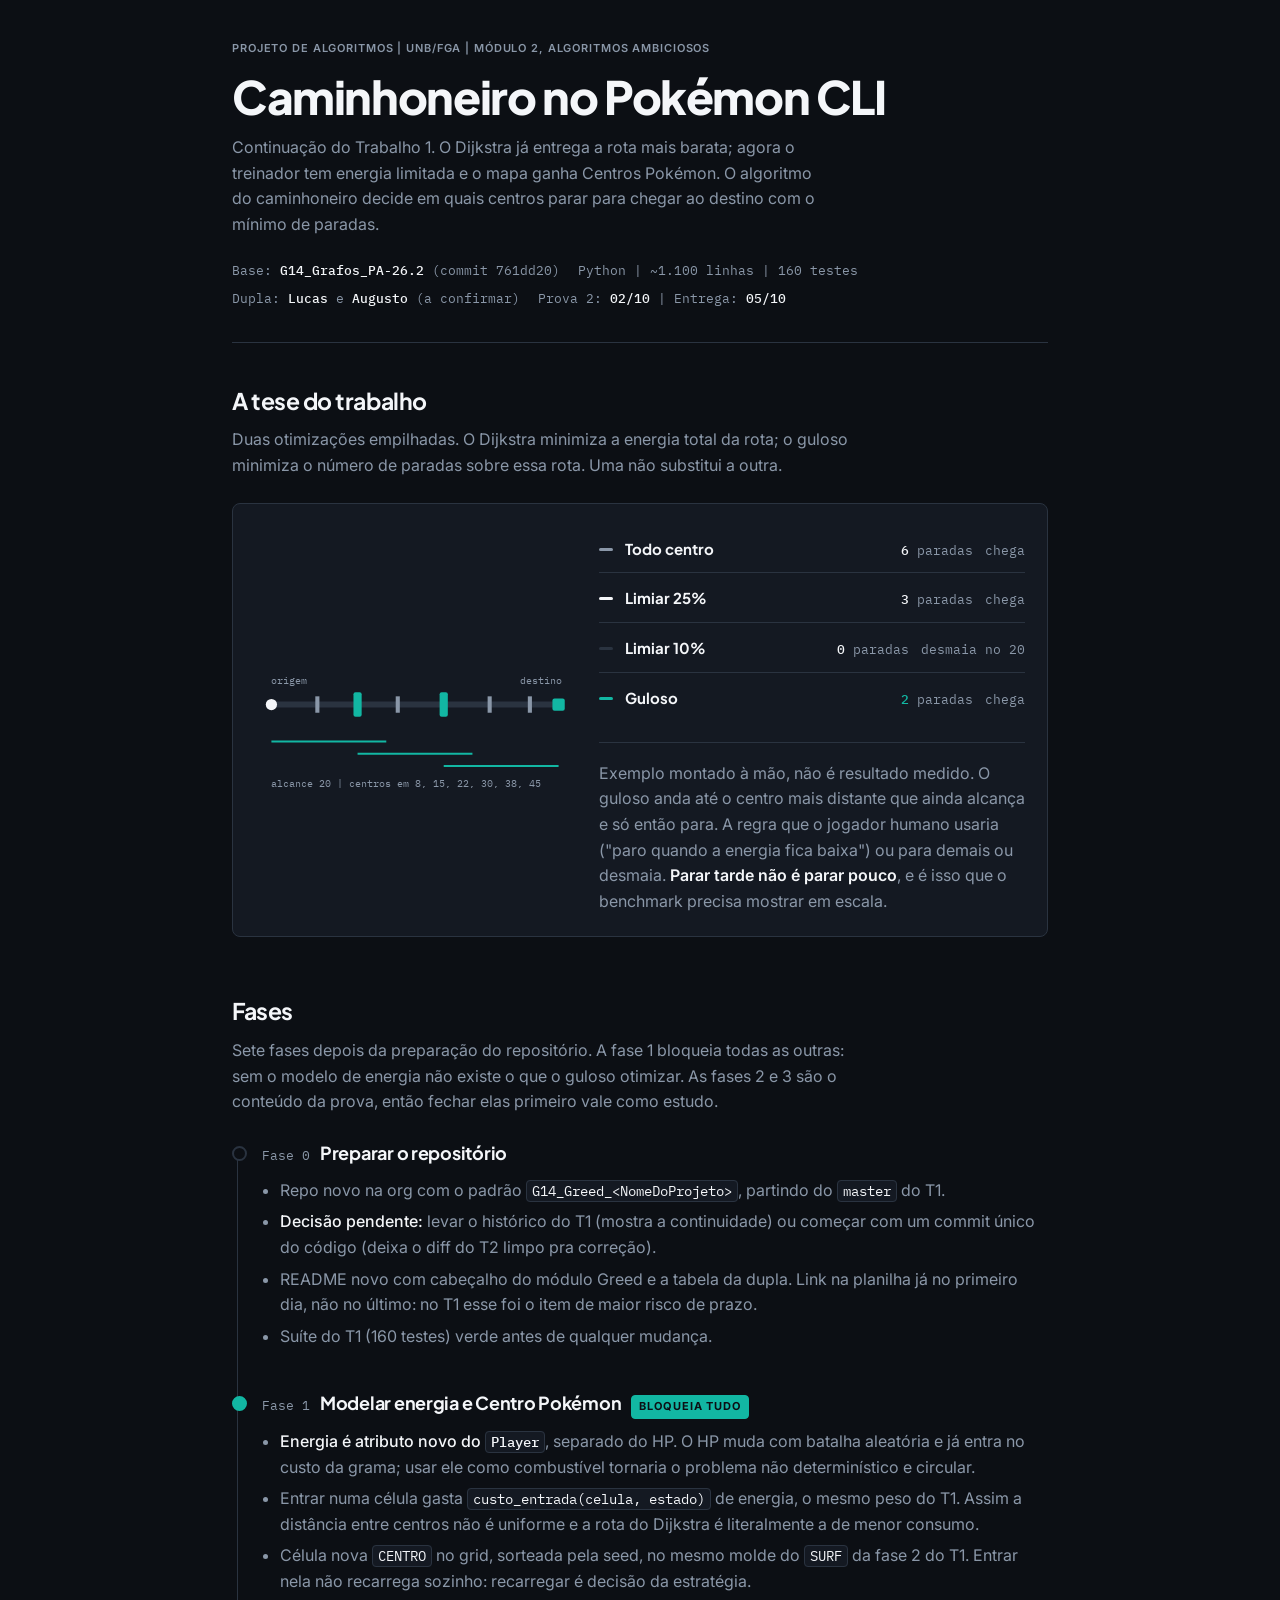
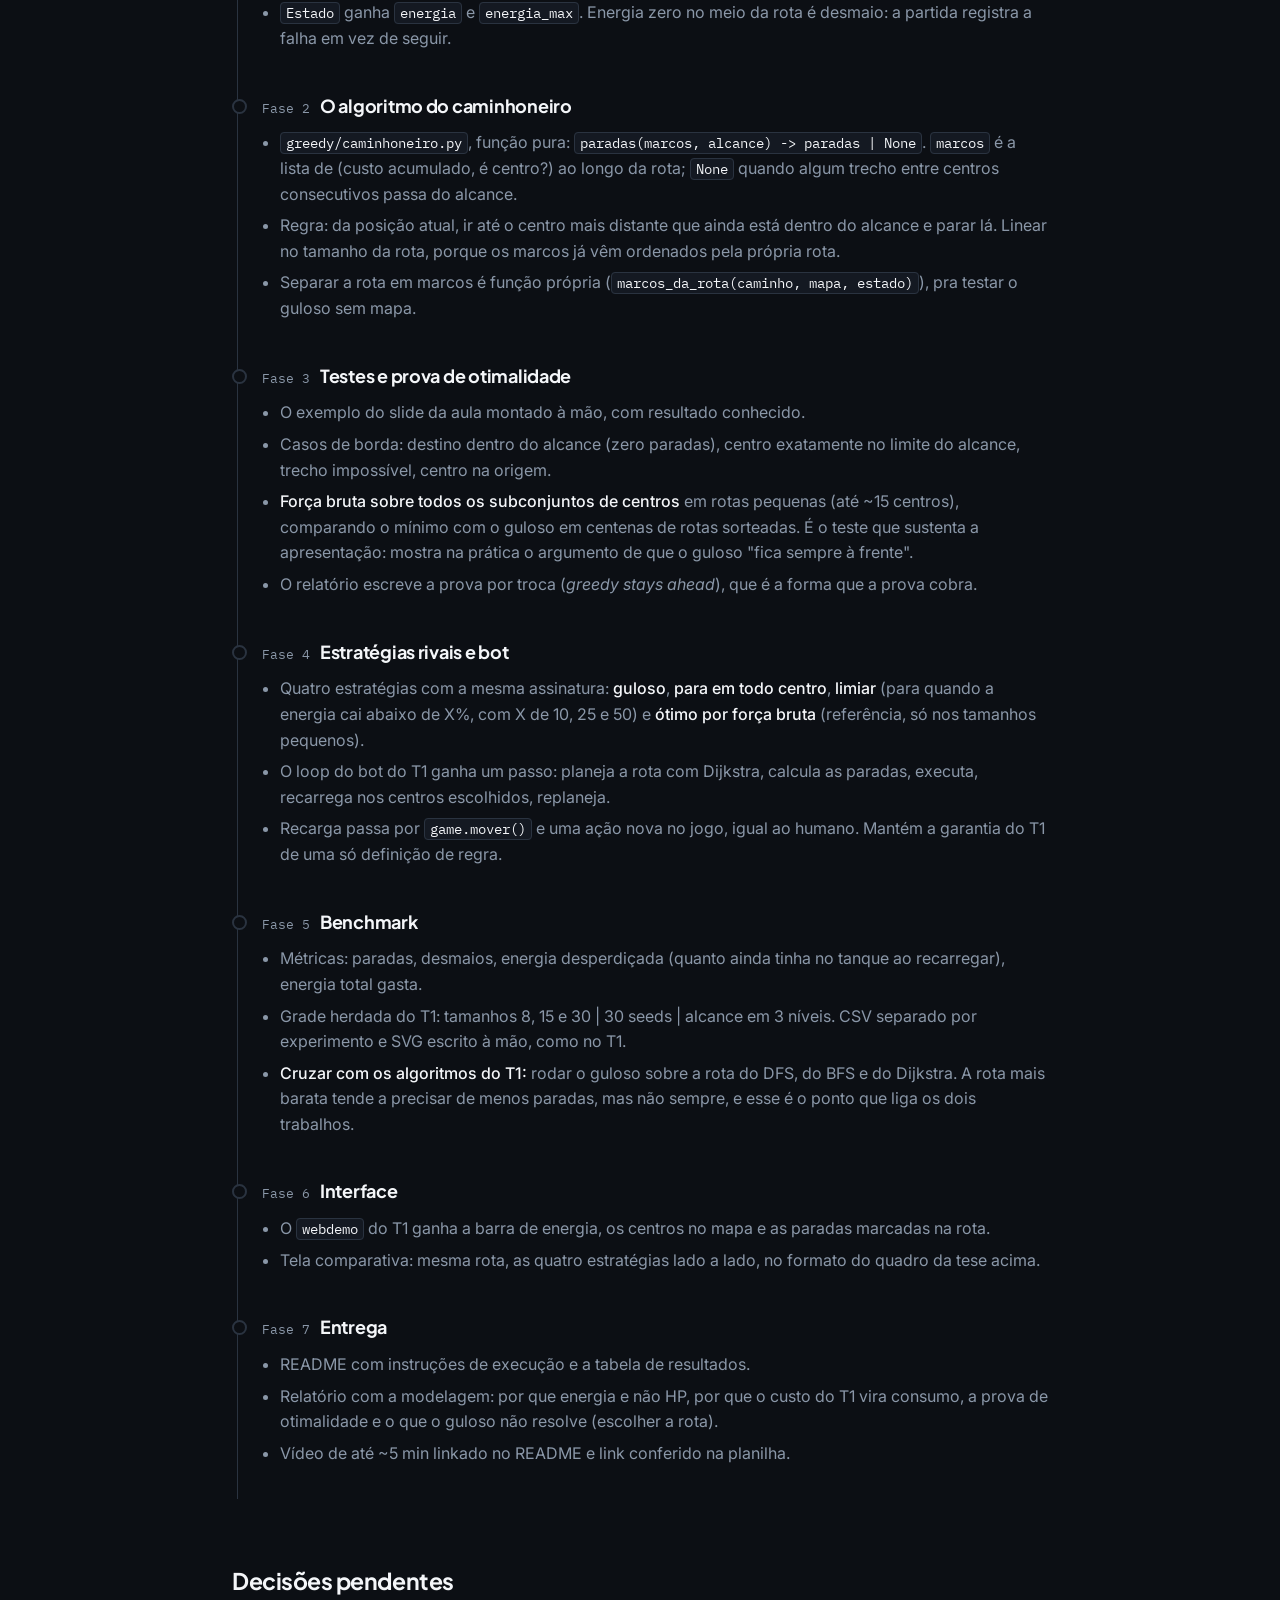
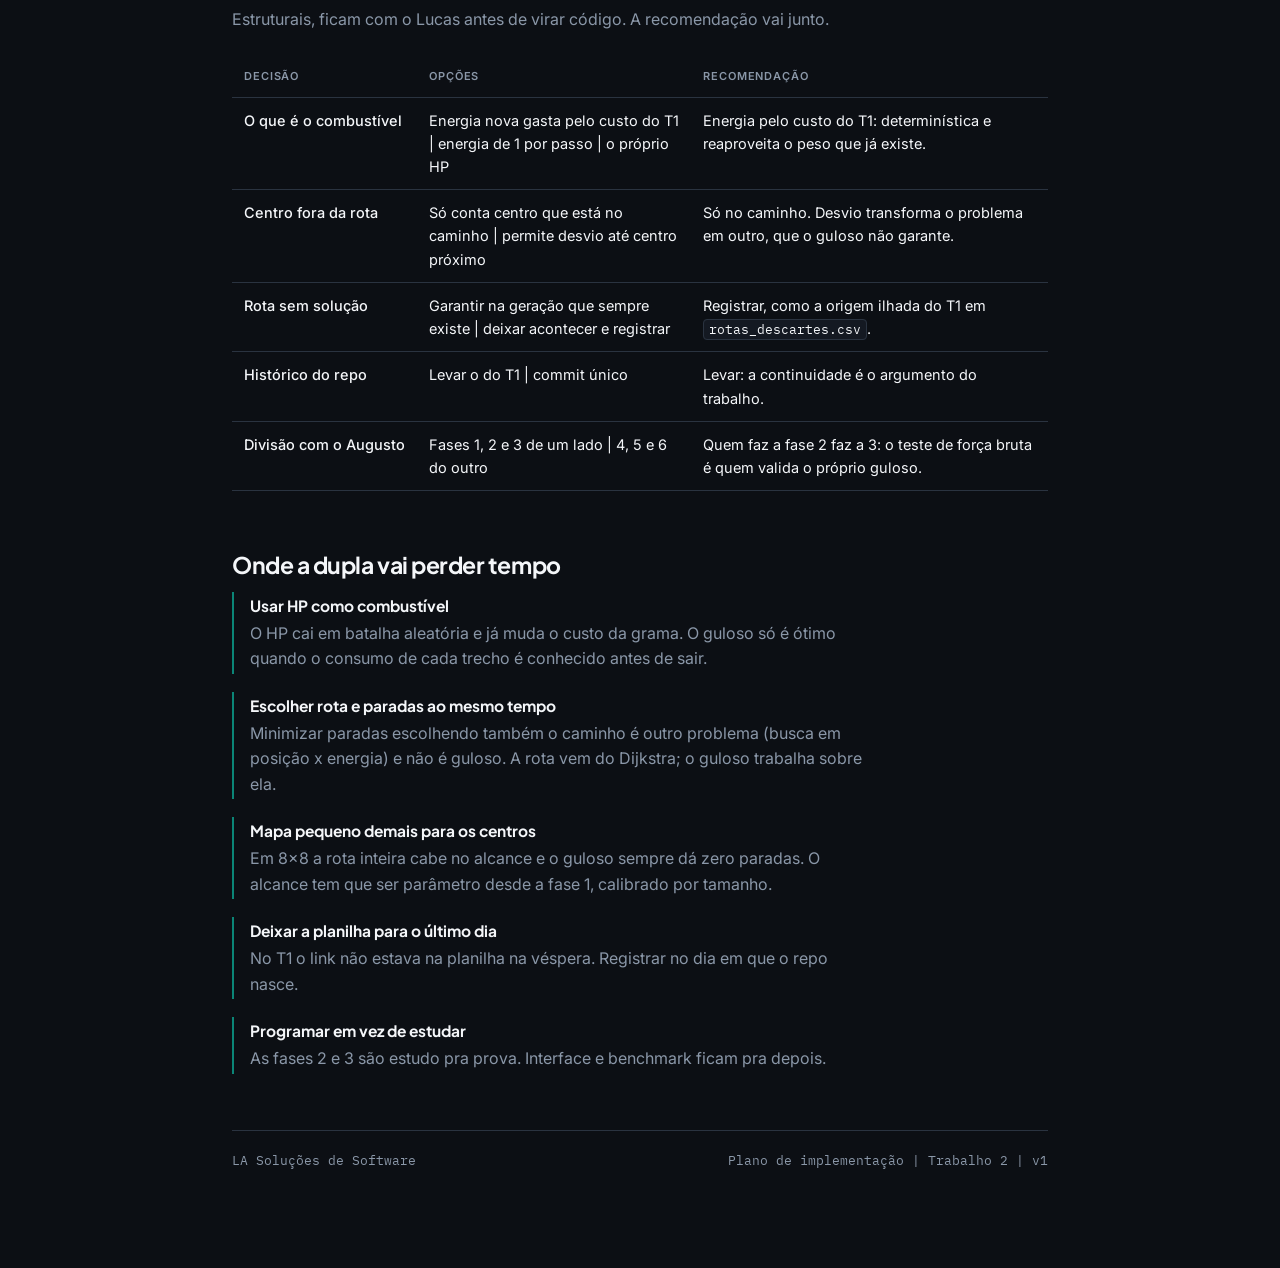
<file: docs/plano-trabalho-2.html>
<!DOCTYPE html>
<html lang="pt-BR">
<head>
<meta charset="utf-8">
<meta name="viewport" content="width=device-width, initial-scale=1">
<title>Plano de implementação: Caminhoneiro no Pokémon CLI</title>
<link rel="preconnect" href="https://fonts.googleapis.com">
<link rel="preconnect" href="https://fonts.gstatic.com" crossorigin>
<link href="https://fonts.googleapis.com/css2?family=Plus+Jakarta+Sans:wght@500;700;800&family=Inter:wght@400;500;600&family=IBM+Plex+Mono:wght@400;500&display=swap" rel="stylesheet">
<style>
  :root{
    --ink:#0C0F14;
    --surface:#141922;
    --border:#2A3340;
    --text:#F4F6F9;
    --muted:#8A97A8;
    --jade:#12B7A3;
    --jade-deep:#0B8577;
    --display:'Plus Jakarta Sans',system-ui,sans-serif;
    --body:'Inter',system-ui,sans-serif;
    --mono:'IBM Plex Mono',ui-monospace,monospace;
  }
  *{box-sizing:border-box}
  html{-webkit-text-size-adjust:100%}
  body{
    margin:0;background:var(--ink);color:var(--text);
    font-family:var(--body);font-size:16px;line-height:1.6;
    -webkit-font-smoothing:antialiased;
  }
  .wrap{max-width:860px;margin:0 auto;padding:40px 22px 96px}

  .label{
    font-family:var(--body);font-size:11px;font-weight:600;
    text-transform:uppercase;letter-spacing:.08em;color:var(--muted);
  }

  header{border-bottom:1px solid var(--border);padding-bottom:34px;margin-bottom:40px}
  h1{
    font-family:var(--display);font-weight:800;letter-spacing:-.03em;
    font-size:clamp(30px,7vw,46px);line-height:1.08;margin:14px 0 14px;
  }
  header p{color:var(--muted);max-width:60ch;margin:0}
  .meta{display:flex;flex-wrap:wrap;gap:8px 18px;margin-top:22px;font-family:var(--mono);font-size:12.5px;color:var(--muted)}
  .meta b{color:var(--text);font-weight:500}

  h2{
    font-family:var(--display);font-weight:700;letter-spacing:-.02em;
    font-size:23px;margin:0 0 8px;
  }
  section{margin-bottom:56px}
  .lede{color:var(--muted);max-width:62ch;margin:0 0 24px}

  /* hero */
  .board{
    background:var(--surface);border:1px solid var(--border);border-radius:8px;
    padding:22px;display:grid;grid-template-columns:minmax(0,1fr);gap:24px;align-items:center;
  }
  @media(min-width:720px){ .board{grid-template-columns:minmax(0,320px) minmax(0,1fr)} }
  .board svg{width:100%;height:auto;display:block}
  .runs{display:flex;flex-direction:column;gap:2px}
  .run{display:grid;grid-template-columns:14px 1fr auto auto;gap:12px;align-items:baseline;padding:11px 0;border-bottom:1px solid var(--border)}
  .run:last-child{border-bottom:0}
  .swatch{width:14px;height:3px;border-radius:2px;align-self:center}
  .run-name{font-family:var(--display);font-weight:700;font-size:15px}
  .run-num{font-family:var(--mono);font-size:13px;color:var(--muted);white-space:nowrap}
  .run-num b{color:var(--text);font-weight:500}
  .run.win .run-num b{color:var(--jade)}
  .thesis{margin:20px 0 0;padding-top:18px;border-top:1px solid var(--border);color:var(--muted);max-width:64ch}
  .thesis b{color:var(--text);font-weight:600}

  /* fases */
  .phases{position:relative;padding-left:30px}
  .phases::before{content:"";position:absolute;left:5px;top:8px;bottom:8px;width:1px;background:var(--border)}
  .phase{position:relative;padding-bottom:34px}
  .phase::before{
    content:"";position:absolute;left:-30px;top:7px;width:11px;height:11px;border-radius:50%;
    background:var(--ink);border:2px solid var(--border);
  }
  .phase.key::before{background:var(--jade);border-color:var(--jade)}
  .phase-head{display:flex;flex-wrap:wrap;gap:10px;align-items:baseline;margin-bottom:2px}
  .phase h3{font-family:var(--display);font-weight:700;font-size:18px;letter-spacing:-.015em;margin:0}
  .step{font-family:var(--mono);font-size:12.5px;color:var(--muted)}
  .who{
    font-size:11px;font-weight:600;text-transform:uppercase;letter-spacing:.08em;
    border:1px solid var(--border);border-radius:4px;padding:2px 7px;color:var(--muted);
  }
  .blocks{background:var(--jade);color:var(--ink);border-color:var(--jade);font-weight:700}
  .phase ul{margin:10px 0 0;padding-left:18px;color:var(--muted)}
  .phase li{margin-bottom:6px}
  .phase li b{color:var(--text);font-weight:500}
  code{font-family:var(--mono);font-size:.88em;color:var(--text);background:var(--surface);border:1px solid var(--border);border-radius:4px;padding:1px 5px}

  /* tabelas */
  table{width:100%;border-collapse:collapse;font-size:14.5px}
  th,td{text-align:left;padding:11px 12px;border-bottom:1px solid var(--border);vertical-align:top}
  th{font-size:11px;font-weight:600;text-transform:uppercase;letter-spacing:.08em;color:var(--muted)}
  td:first-child{font-weight:500;white-space:nowrap}
  .num{font-family:var(--mono);color:var(--jade);white-space:nowrap}
  td small{display:block;color:var(--muted);font-size:13px;margin-top:2px}

  .traps{list-style:none;padding:0;margin:0}
  .traps li{border-left:2px solid var(--jade-deep);padding:2px 0 2px 16px;margin-bottom:18px;color:var(--muted);max-width:64ch}
  .traps b{display:block;color:var(--text);font-family:var(--display);font-weight:700;font-size:15.5px;margin-bottom:2px}

  footer{border-top:1px solid var(--border);padding-top:20px;color:var(--muted);font-size:13px;display:flex;justify-content:space-between;flex-wrap:wrap;gap:10px}
  footer span{font-family:var(--mono)}

  @media print{
    body{background:#fff;color:#000}
    .board,code{background:#fff}
    a{color:#000}
  }
</style>
</head>
<body>
<div class="wrap">

<header>
  <div class="label">Projeto de Algoritmos | UnB/FGA | Módulo 2, Algoritmos Ambiciosos</div>
  <h1>Caminhoneiro no Pokémon CLI</h1>
  <p>Continuação do Trabalho 1. O Dijkstra já entrega a rota mais barata; agora o treinador tem energia limitada e o mapa ganha Centros Pokémon. O algoritmo do caminhoneiro decide em quais centros parar para chegar ao destino com o mínimo de paradas.</p>
  <div class="meta">
    <span>Base: <b>G14_Grafos_PA-26.2</b> (commit 761dd20)</span>
    <span>Python | ~1.100 linhas | 160 testes</span>
    <span>Dupla: <b>Lucas</b> e <b>Augusto</b> (a confirmar)</span>
    <span>Prova 2: <b>02/10</b> | Entrega: <b>05/10</b></span>
  </div>
</header>

<section>
  <h2>A tese do trabalho</h2>
  <p class="lede">Duas otimizações empilhadas. O Dijkstra minimiza a energia total da rota; o guloso minimiza o número de paradas sobre essa rota. Uma não substitui a outra.</p>

  <div class="board">
    <svg viewBox="0 0 312 150" role="img" aria-label="Rota de custo 50 com seis Centros Pokémon e alcance de 20: o guloso para em 15 e 30">
      <!-- rota: custo 0 a 50 mapeado em x 16 a 296 (5,6 px por unidade) -->
      <line x1="16" y1="60" x2="296" y2="60" stroke="#2A3340" stroke-width="6" stroke-linecap="round"/>
      <!-- centros: 8, 15, 22, 30, 38, 45 -->
      <g fill="#8A97A8">
        <rect x="58.8" y="52" width="4" height="16"/>
        <rect x="137.2" y="52" width="4" height="16"/>
        <rect x="226.8" y="52" width="4" height="16"/>
        <rect x="266" y="52" width="4" height="16"/>
      </g>
      <!-- paradas do guloso: 15 e 30 -->
      <g fill="#12B7A3">
        <rect x="96" y="48" width="8" height="24" rx="2"/>
        <rect x="180" y="48" width="8" height="24" rx="2"/>
      </g>
      <!-- trechos de alcance do guloso -->
      <g stroke="#12B7A3" stroke-width="2" fill="none">
        <path d="M16 96h112"/><path d="M100 108h112"/><path d="M184 120h112"/>
      </g>
      <g font-family="IBM Plex Mono, monospace" font-size="10" fill="#8A97A8">
        <text x="16" y="40">origem</text>
        <text x="258" y="40">destino</text>
        <text x="16" y="140">alcance 20 | centros em 8, 15, 22, 30, 38, 45</text>
      </g>
      <circle cx="16" cy="60" r="5.5" fill="#F4F6F9"/>
      <rect x="290" y="54" width="12" height="12" rx="2" fill="#12B7A3"/>
    </svg>

    <div>
      <div class="runs">
        <div class="run">
          <span class="swatch" style="background:#8A97A8"></span>
          <span class="run-name">Todo centro</span>
          <span class="run-num"><b>6</b> paradas</span>
          <span class="run-num">chega</span>
        </div>
        <div class="run">
          <span class="swatch" style="background:#F4F6F9"></span>
          <span class="run-name">Limiar 25%</span>
          <span class="run-num"><b>3</b> paradas</span>
          <span class="run-num">chega</span>
        </div>
        <div class="run">
          <span class="swatch" style="background:#2A3340"></span>
          <span class="run-name">Limiar 10%</span>
          <span class="run-num"><b>0</b> paradas</span>
          <span class="run-num">desmaia no 20</span>
        </div>
        <div class="run win">
          <span class="swatch" style="background:#12B7A3"></span>
          <span class="run-name">Guloso</span>
          <span class="run-num"><b>2</b> paradas</span>
          <span class="run-num">chega</span>
        </div>
      </div>
      <p class="thesis">Exemplo montado à mão, não é resultado medido. O guloso anda até o centro mais distante que ainda alcança e só então para. A regra que o jogador humano usaria ("paro quando a energia fica baixa") ou para demais ou desmaia. <b>Parar tarde não é parar pouco</b>, e é isso que o benchmark precisa mostrar em escala.</p>
    </div>
  </div>
</section>

<section>
  <h2>Fases</h2>
  <p class="lede">Sete fases depois da preparação do repositório. A fase 1 bloqueia todas as outras: sem o modelo de energia não existe o que o guloso otimizar. As fases 2 e 3 são o conteúdo da prova, então fechar elas primeiro vale como estudo.</p>

  <div class="phases">

    <div class="phase">
      <div class="phase-head"><span class="step">Fase 0</span><h3>Preparar o repositório</h3></div>
      <ul>
        <li>Repo novo na org com o padrão <code>G14_Greed_&lt;NomeDoProjeto&gt;</code>, partindo do <code>master</code> do T1.</li>
        <li><b>Decisão pendente:</b> levar o histórico do T1 (mostra a continuidade) ou começar com um commit único do código (deixa o diff do T2 limpo pra correção).</li>
        <li>README novo com cabeçalho do módulo Greed e a tabela da dupla. Link na planilha já no primeiro dia, não no último: no T1 esse foi o item de maior risco de prazo.</li>
        <li>Suíte do T1 (160 testes) verde antes de qualquer mudança.</li>
      </ul>
    </div>

    <div class="phase key">
      <div class="phase-head"><span class="step">Fase 1</span><h3>Modelar energia e Centro Pokémon</h3><span class="who blocks">Bloqueia tudo</span></div>
      <ul>
        <li><b>Energia é atributo novo do <code>Player</code></b>, separado do HP. O HP muda com batalha aleatória e já entra no custo da grama; usar ele como combustível tornaria o problema não determinístico e circular.</li>
        <li>Entrar numa célula gasta <code>custo_entrada(celula, estado)</code> de energia, o mesmo peso do T1. Assim a distância entre centros não é uniforme e a rota do Dijkstra é literalmente a de menor consumo.</li>
        <li>Célula nova <code>CENTRO</code> no grid, sorteada pela seed, no mesmo molde do <code>SURF</code> da fase 2 do T1. Entrar nela não recarrega sozinho: recarregar é decisão da estratégia.</li>
        <li><code>Estado</code> ganha <code>energia</code> e <code>energia_max</code>. Energia zero no meio da rota é desmaio: a partida registra a falha em vez de seguir.</li>
      </ul>
    </div>

    <div class="phase">
      <div class="phase-head"><span class="step">Fase 2</span><h3>O algoritmo do caminhoneiro</h3></div>
      <ul>
        <li><code>greedy/caminhoneiro.py</code>, função pura: <code>paradas(marcos, alcance) -&gt; paradas | None</code>. <code>marcos</code> é a lista de (custo acumulado, é centro?) ao longo da rota; <code>None</code> quando algum trecho entre centros consecutivos passa do alcance.</li>
        <li>Regra: da posição atual, ir até o centro mais distante que ainda está dentro do alcance e parar lá. Linear no tamanho da rota, porque os marcos já vêm ordenados pela própria rota.</li>
        <li>Separar a rota em marcos é função própria (<code>marcos_da_rota(caminho, mapa, estado)</code>), pra testar o guloso sem mapa.</li>
      </ul>
    </div>

    <div class="phase">
      <div class="phase-head"><span class="step">Fase 3</span><h3>Testes e prova de otimalidade</h3></div>
      <ul>
        <li>O exemplo do slide da aula montado à mão, com resultado conhecido.</li>
        <li>Casos de borda: destino dentro do alcance (zero paradas), centro exatamente no limite do alcance, trecho impossível, centro na origem.</li>
        <li><b>Força bruta sobre todos os subconjuntos de centros</b> em rotas pequenas (até ~15 centros), comparando o mínimo com o guloso em centenas de rotas sorteadas. É o teste que sustenta a apresentação: mostra na prática o argumento de que o guloso "fica sempre à frente".</li>
        <li>O relatório escreve a prova por troca (<i>greedy stays ahead</i>), que é a forma que a prova cobra.</li>
      </ul>
    </div>

    <div class="phase">
      <div class="phase-head"><span class="step">Fase 4</span><h3>Estratégias rivais e bot</h3></div>
      <ul>
        <li>Quatro estratégias com a mesma assinatura: <b>guloso</b>, <b>para em todo centro</b>, <b>limiar</b> (para quando a energia cai abaixo de X%, com X de 10, 25 e 50) e <b>ótimo por força bruta</b> (referência, só nos tamanhos pequenos).</li>
        <li>O loop do bot do T1 ganha um passo: planeja a rota com Dijkstra, calcula as paradas, executa, recarrega nos centros escolhidos, replaneja.</li>
        <li>Recarga passa por <code>game.mover()</code> e uma ação nova no jogo, igual ao humano. Mantém a garantia do T1 de uma só definição de regra.</li>
      </ul>
    </div>

    <div class="phase">
      <div class="phase-head"><span class="step">Fase 5</span><h3>Benchmark</h3></div>
      <ul>
        <li>Métricas: paradas, desmaios, energia desperdiçada (quanto ainda tinha no tanque ao recarregar), energia total gasta.</li>
        <li>Grade herdada do T1: tamanhos 8, 15 e 30 | 30 seeds | alcance em 3 níveis. CSV separado por experimento e SVG escrito à mão, como no T1.</li>
        <li><b>Cruzar com os algoritmos do T1:</b> rodar o guloso sobre a rota do DFS, do BFS e do Dijkstra. A rota mais barata tende a precisar de menos paradas, mas não sempre, e esse é o ponto que liga os dois trabalhos.</li>
      </ul>
    </div>

    <div class="phase">
      <div class="phase-head"><span class="step">Fase 6</span><h3>Interface</h3></div>
      <ul>
        <li>O <code>webdemo</code> do T1 ganha a barra de energia, os centros no mapa e as paradas marcadas na rota.</li>
        <li>Tela comparativa: mesma rota, as quatro estratégias lado a lado, no formato do quadro da tese acima.</li>
      </ul>
    </div>

    <div class="phase">
      <div class="phase-head"><span class="step">Fase 7</span><h3>Entrega</h3></div>
      <ul>
        <li>README com instruções de execução e a tabela de resultados.</li>
        <li>Relatório com a modelagem: por que energia e não HP, por que o custo do T1 vira consumo, a prova de otimalidade e o que o guloso não resolve (escolher a rota).</li>
        <li>Vídeo de até ~5 min linkado no README e link conferido na planilha.</li>
      </ul>
    </div>

  </div>
</section>

<section>
  <h2>Decisões pendentes</h2>
  <p class="lede">Estruturais, ficam com o Lucas antes de virar código. A recomendação vai junto.</p>
  <table>
    <thead><tr><th>Decisão</th><th>Opções</th><th>Recomendação</th></tr></thead>
    <tbody>
      <tr><td>O que é o combustível</td><td>Energia nova gasta pelo custo do T1 | energia de 1 por passo | o próprio HP</td><td>Energia pelo custo do T1: determinística e reaproveita o peso que já existe.</td></tr>
      <tr><td>Centro fora da rota</td><td>Só conta centro que está no caminho | permite desvio até centro próximo</td><td>Só no caminho. Desvio transforma o problema em outro, que o guloso não garante.</td></tr>
      <tr><td>Rota sem solução</td><td>Garantir na geração que sempre existe | deixar acontecer e registrar</td><td>Registrar, como a origem ilhada do T1 em <code>rotas_descartes.csv</code>.</td></tr>
      <tr><td>Histórico do repo</td><td>Levar o do T1 | commit único</td><td>Levar: a continuidade é o argumento do trabalho.</td></tr>
      <tr><td>Divisão com o Augusto</td><td>Fases 1, 2 e 3 de um lado | 4, 5 e 6 do outro</td><td>Quem faz a fase 2 faz a 3: o teste de força bruta é quem valida o próprio guloso.</td></tr>
    </tbody>
  </table>
</section>

<section>
  <h2>Onde a dupla vai perder tempo</h2>
  <ul class="traps">
    <li><b>Usar HP como combustível</b>O HP cai em batalha aleatória e já muda o custo da grama. O guloso só é ótimo quando o consumo de cada trecho é conhecido antes de sair.</li>
    <li><b>Escolher rota e paradas ao mesmo tempo</b>Minimizar paradas escolhendo também o caminho é outro problema (busca em posição x energia) e não é guloso. A rota vem do Dijkstra; o guloso trabalha sobre ela.</li>
    <li><b>Mapa pequeno demais para os centros</b>Em 8x8 a rota inteira cabe no alcance e o guloso sempre dá zero paradas. O alcance tem que ser parâmetro desde a fase 1, calibrado por tamanho.</li>
    <li><b>Deixar a planilha para o último dia</b>No T1 o link não estava na planilha na véspera. Registrar no dia em que o repo nasce.</li>
    <li><b>Programar em vez de estudar</b>As fases 2 e 3 são estudo pra prova. Interface e benchmark ficam pra depois.</li>
  </ul>
</section>

<footer>
  <span>LA Soluções de Software</span>
  <span>Plano de implementação | Trabalho 2 | v1</span>
</footer>

</div>
</body>
</html>
</file>
